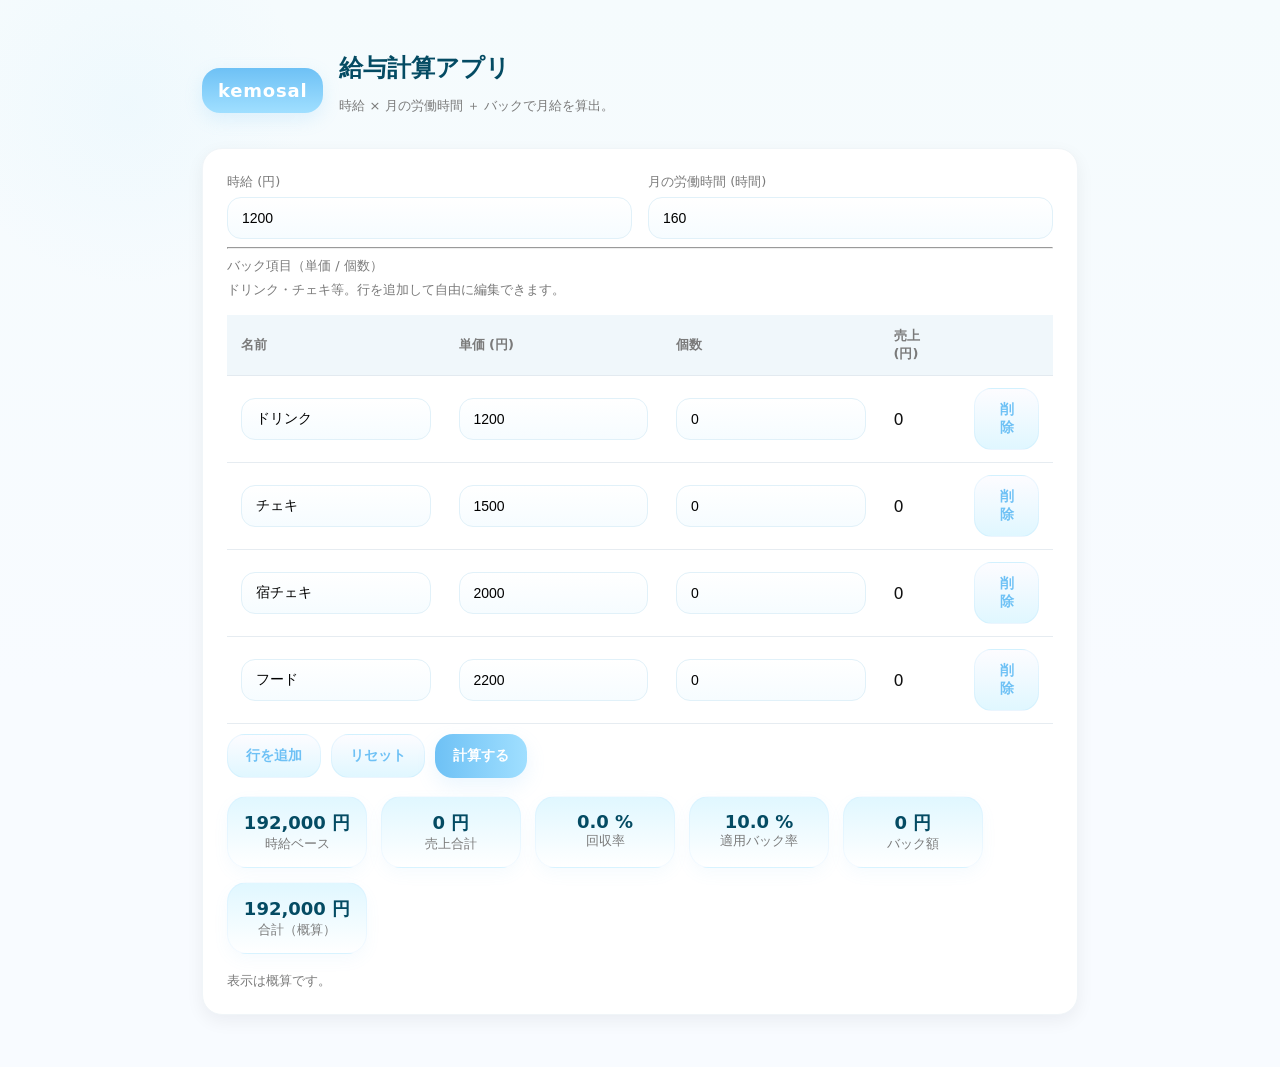
<file: index.html>
<!DOCTYPE html>
<html lang="ja">

<head>
    <meta charset="utf-8" />
    <meta name="viewport" content="width=device-width,initial-scale=1" />
    <title>kemosal — 給与計算</title>
    <link rel="stylesheet" href="css/style.css">
</head>

<body>
    <div class="wrap">
        <header>
            <div class="logo">kemosal</div>
            <div>
                <h1>給与計算アプリ</h1>
                <p class="muted">時給 × 月の労働時間 ＋ バックで月給を算出。</p>
            </div>
        </header>

        <section class="card">
            <div class="grid">
                <div>
                    <label>時給 (円)</label>
                    <input id="wage" type="number" value="1200" min="0" />
                </div>
                <div>
                    <label>月の労働時間 (時間)</label>
                    <input id="hours" type="number" value="160" min="0" step="0.5" />
                </div>
            </div>

            <hr>

            <div>
                <label>バック項目（単価 / 個数）</label>
                <div class="muted">ドリンク・チェキ等。行を追加して自由に編集できます。</div>
            </div>

            <div class="table-wrap">
                <table id="itemsTable" aria-label="バック項目テーブル">
                    <thead>
                        <tr>
                            <th>名前</th>
                            <th>単価 (円)</th>
                            <th>個数</th>
                            <th>売上 (円)</th>
                            <th></th>
                        </tr>
                    </thead>
                    <tbody></tbody>
                </table>
            </div>

            <!-- 行追加ボタンをテーブル下に移動 -->
            <div style="margin-top:10px; display:flex; gap:10px;">
                <button id="addItem" class="ghost">行を追加</button>
                <button id="resetItems" class="ghost">リセット</button>
                <button id="calc">計算する</button>
            </div>

            <div class="summary" id="summary"></div>

            <div class="footer">表示は概算です。</div>
        </section>
    </div>

    <script src="js/script.js"></script>
</body>

</html>
</file>
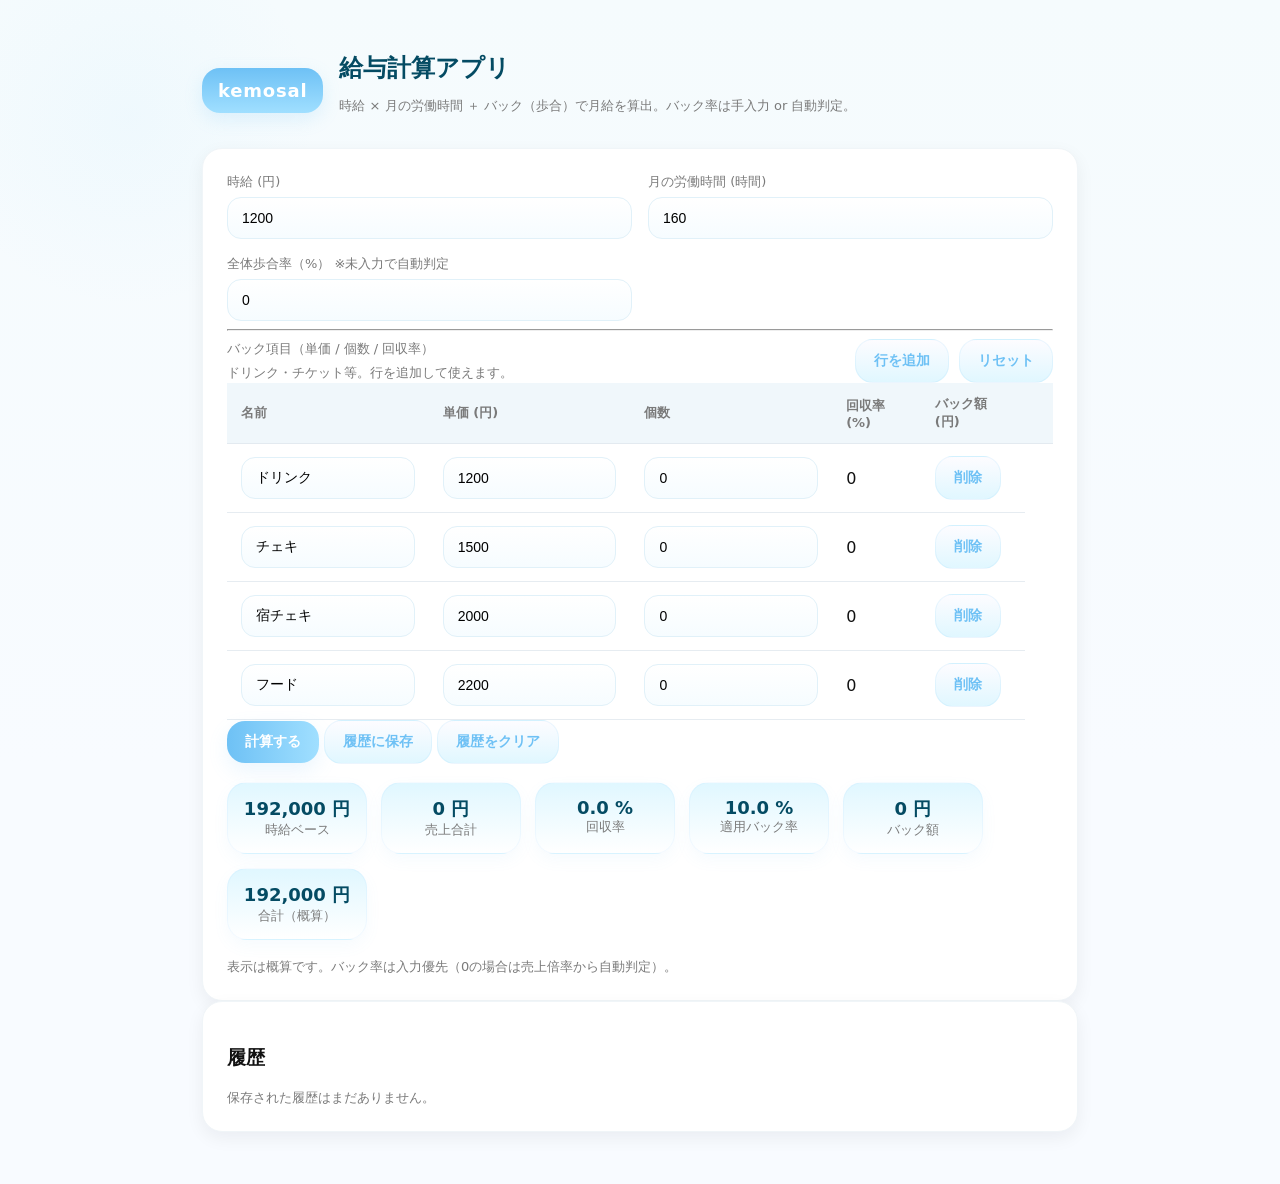
<file: inde.html>
<!DOCTYPE html>
<html lang="ja">

<head>
    <meta charset="utf-8" />
    <meta name="viewport" content="width=device-width,initial-scale=1" />
    <title>kemosal — 給与計算</title>
    <link rel="stylesheet" href="css/style.css">
</head>

<body>
    <div class="wrap">
        <header>
            <div class="logo">kemosal</div>
            <div>
                <h1>給与計算アプリ</h1>
                <p class="muted">時給 × 月の労働時間 ＋ バック（歩合）で月給を算出。バック率は手入力 or 自動判定。</p>
            </div>
        </header>

        <!-- 入力エリア -->
        <section class="card">
            <div class="grid">
                <div>
                    <label>時給 (円)</label>
                    <input id="wage" type="number" value="1200" min="0" />
                </div>
                <div>
                    <label>月の労働時間 (時間)</label>
                    <input id="hours" type="number" value="160" min="0" step="0.5" />
                </div>
                <div>
                    <label>全体歩合率（%） ※未入力で自動判定</label>
                    <input id="overallRate" type="number" value="0" min="0" max="100" />
                </div>
            </div>

            <hr>

            <!-- バック項目 -->
            <div style="display:flex;justify-content:space-between;align-items:center">
                <div>
                    <label>バック項目（単価 / 個数 / 回収率）</label>
                    <div class="muted">ドリンク・チケット等。行を追加して使えます。</div>
                </div>
                <div class="actions">
                    <button id="addItem" class="ghost">行を追加</button>
                    <button id="resetItems" class="ghost">リセット</button>
                </div>
            </div>

            <table id="itemsTable" aria-label="バック項目テーブル">
                <thead>
                    <tr>
                        <th>名前</th>
                        <th>単価 (円)</th>
                        <th>個数</th>
                        <th>回収率 (%)</th>
                        <th>バック額 (円)</th>
                        <th></th>
                    </tr>
                </thead>
                <tbody></tbody>
            </table>

            <div class="controls">
                <button id="calc">計算する</button>
                <button id="save" class="ghost">履歴に保存</button>
                <button id="clearStore" class="ghost">履歴をクリア</button>
            </div>

            <div class="summary" id="summary"></div>

            <div class="footer">
                表示は概算です。バック率は入力優先（0の場合は売上倍率から自動判定）。
            </div>
        </section>

        <!-- 履歴 -->
        <section id="historyWrap" class="card">
            <h3>履歴</h3>
            <div id="historyList" class="muted">保存された履歴はまだありません。</div>
        </section>
    </div>

    <script src="js/script.js"></script>
</body>

</html>
</file>
<file: css/style.css>
:root {
    --bg: #f5fbfd;
    --card: #ffffff;
    --accent: #6ec1f5;
    --accent-2: #a0dfff;
    --muted: #7a7a7a;
    --soft-gray: #f0f5f8;
    --pill-bg: linear-gradient(180deg, #e0f7ff, #ffffff);
    --shadow: 0 6px 18px rgba(16, 24, 40, 0.06);
    --radius-lg: 20px;
    --radius-md: 14px;
}

* {
    box-sizing: border-box;
}

body {
    font-family: 'Noto Sans JP', system-ui, -apple-system, "Segoe UI", Roboto, Arial;
    margin: 0;
    color: #111;
    background: radial-gradient(circle at 10% 10%, rgba(160, 223, 255, 0.08), transparent 12%),
        linear-gradient(180deg, var(--bg), #f8fbff 65%);
}

.wrap {
    max-width: 920px;
    margin: 30px auto;
    padding: 22px;
}

header {
    display: flex;
    align-items: center;
    gap: 16px;
    margin-bottom: 20px;
}

header .logo {
    background: linear-gradient(180deg, var(--accent), var(--accent-2));
    color: #fff;
    padding: 12px 16px;
    border-radius: 18px;
    font-weight: 700;
    box-shadow: 0 6px 18px rgba(110, 193, 245, 0.18);
    letter-spacing: 0.8px;
    font-size: 18px;
}

h1 {
    font-size: 24px;
    margin: 0;
    color: #044b63;
}

.muted {
    color: var(--muted);
    font-size: 13px;
}

.card {
    background: var(--card);
    border-radius: var(--radius-lg);
    padding: 24px;
    box-shadow: var(--shadow);
    border: 1px solid var(--soft-gray);
    transition: transform 0.15s ease, box-shadow 0.15s ease;
}

.card:hover {
    transform: translateY(-2px);
    box-shadow: 0 10px 24px rgba(110, 193, 245, 0.12);
}

label {
    display: block;
    font-size: 13px;
    color: var(--muted);
    margin-bottom: 6px;
}

input[type="number"],
input[type="text"] {
    width: 100%;
    padding: 12px 14px;
    border-radius: var(--radius-md);
    border: 1px solid #e1f1f9;
    background: linear-gradient(180deg, #fff, #f6fcff);
    font-size: 14px;
    transition: box-shadow 0.2s, transform 0.1s;
}

input:focus {
    outline: none;
    box-shadow: 0 8px 22px rgba(110, 193, 245, 0.18), 0 0 0 6px rgba(110, 193, 245, 0.08);
    transform: translateY(-1px);
}

.grid {
    display: grid;
    grid-template-columns: 1fr 1fr;
    gap: 16px;
}

@media(max-width:720px) {
    .grid {
        grid-template-columns: 1fr;
    }
}

button {
    background: linear-gradient(90deg, var(--accent), var(--accent-2));
    color: white;
    padding: 12px 18px;
    border-radius: 18px;
    border: 0;
    cursor: pointer;
    box-shadow: 0 8px 20px rgba(110, 193, 245, 0.14);
    transition: transform .15s, box-shadow .15s, opacity .12s;
    font-weight: 600;
    font-size: 14px;
}

button:hover {
    transform: translateY(-3px);
    box-shadow: 0 12px 26px rgba(110, 193, 245, 0.2);
}

button:active {
    transform: translateY(-1px);
}

button.ghost {
    background: linear-gradient(180deg, #fdfcff, #e0f7ff);
    color: var(--accent);
    border: 1px solid rgba(110, 193, 245, 0.12);
    box-shadow: none;
}

button.ghost:hover {
    box-shadow: 0 8px 18px rgba(110, 193, 245, 0.08);
    transform: translateY(-2px);
}

.table-wrap {
    overflow-x: auto;
    margin-top: 16px;
}

table {
    width: 100%;
    border-collapse: separate;
    border-spacing: 0;
    min-width: 480px;
    border-radius: var(--radius-md);
}

th,
td {
    padding: 12px 14px;
    border-bottom: 1px solid rgba(224, 232, 238, 0.8);
    text-align: left;
}

th {
    font-size: 13px;
    color: var(--muted);
    font-weight: 600;
    background: #f0f7fb;
    position: sticky;
    top: 0;
    z-index: 1;
}

tbody tr {
    transition: background 0.2s, transform 0.15s;
}

tbody tr:hover td {
    background: rgba(110, 193, 245, 0.08);
    border-radius: 12px;
    transform: translateY(-1px);
}

.summary {
    display: flex;
    flex-wrap: wrap;
    gap: 14px;
    margin-top: 18px;
}

.pill {
    background: var(--pill-bg);
    padding: 14px;
    border-radius: 20px;
    min-width: 140px;
    border: 1px solid rgba(110, 193, 245, 0.08);
    box-shadow: 0 6px 16px rgba(110, 193, 245, 0.06);
    text-align: center;
    transition: transform 0.15s, box-shadow 0.15s;
}

.pill:hover {
    transform: translateY(-2px);
    box-shadow: 0 10px 20px rgba(110, 193, 245, 0.1);
}

.pill .big {
    font-weight: 700;
    font-size: 18px;
    color: #044b63;
}

.pill .small {
    font-size: 13px;
    color: var(--muted);
}

.footer {
    margin-top: 18px;
    font-size: 13px;
    color: var(--muted);
}

.actions {
    display: flex;
    gap: 10px;
    flex-wrap: wrap;
}

.item-actions .ghost {
    padding: 6px 10px;
    font-size: 13px;
    border-radius: 12px;
}

/* スマホでテーブル横スクロール対応 */
@media(max-width:480px) {
    .table-wrap {
        margin-bottom: 12px;
    }
}
</file>
